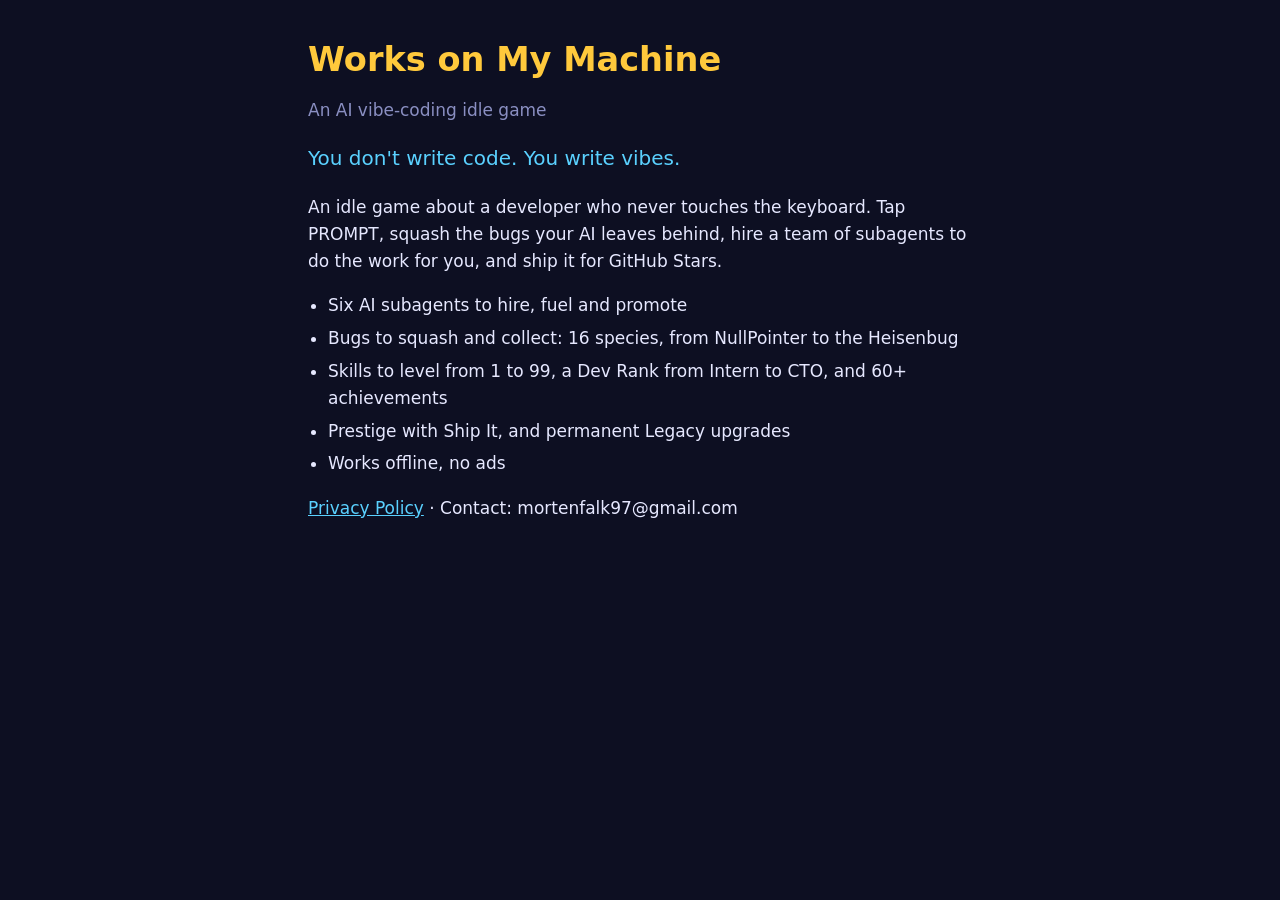
<file: index.html>
<!doctype html>
<html lang="en">
<head>
<meta charset="utf-8">
<meta name="viewport" content="width=device-width, initial-scale=1">
<title>Works on My Machine: AI Idle</title>
<meta name="description" content="An idle game about a vibecoder who never writes code. Prompt, squash bugs and hire AI subagents.">
<link rel="stylesheet" href="style.css">
</head>
<body>
<main>
<h1>Works on My Machine</h1>
<p class="muted">An AI vibe-coding idle game</p>
<p class="lead">You don't write code. You write vibes.</p>
<p>An idle game about a developer who never touches the keyboard. Tap PROMPT, squash the bugs your AI leaves
behind, hire a team of subagents to do the work for you, and ship it for GitHub Stars.</p>
<ul>
  <li>Six AI subagents to hire, fuel and promote</li>
  <li>Bugs to squash and collect: 16 species, from NullPointer to the Heisenbug</li>
  <li>Skills to level from 1 to 99, a Dev Rank from Intern to CTO, and 60+ achievements</li>
  <li>Prestige with Ship It, and permanent Legacy upgrades</li>
  <li>Works offline, no ads</li>
</ul>
<p><a href="privacy.html">Privacy Policy</a> &middot; Contact: mortenfalk97@gmail.com</p>
</main>
</body>
</html>
</file>
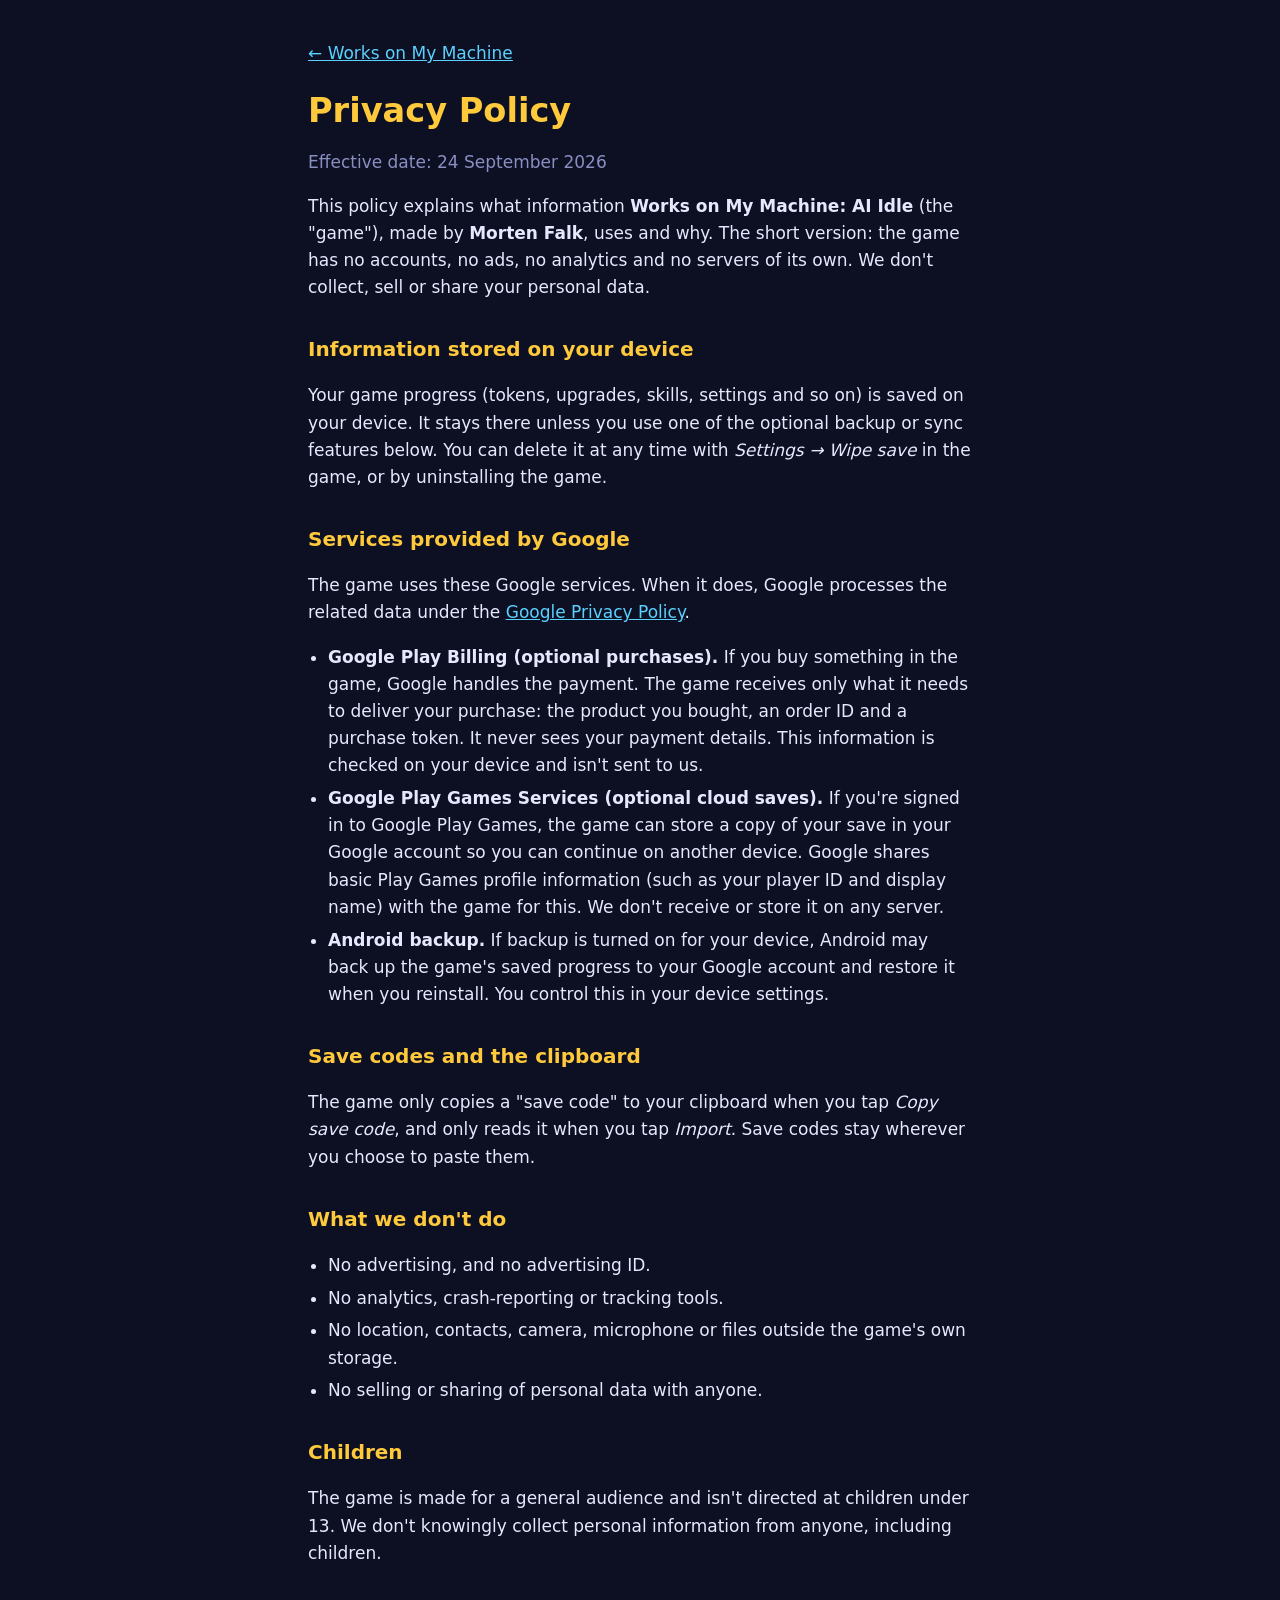
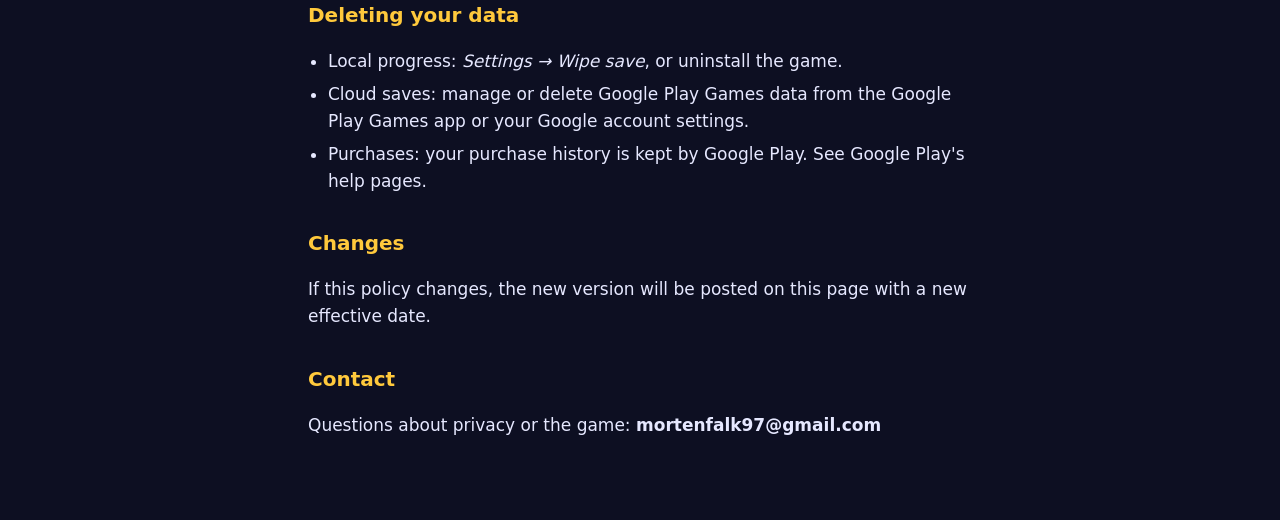
<file: privacy.html>
<!doctype html>
<html lang="en">
<head>
<meta charset="utf-8">
<meta name="viewport" content="width=device-width, initial-scale=1">
<title>Privacy Policy - Works on My Machine: AI Idle</title>
<link rel="stylesheet" href="style.css">
</head>
<body>
<main>
<p class="back"><a href="index.html">&larr; Works on My Machine</a></p>
<h1>Privacy Policy</h1>
<p class="muted">Effective date: 24 September 2026</p>

<p>This policy explains what information <strong>Works on My Machine: AI Idle</strong> (the "game"), made by
<strong>Morten Falk</strong>, uses and why. The short version: the game has no accounts, no ads, no
analytics and no servers of its own. We don't collect, sell or share your personal data.</p>

<h2>Information stored on your device</h2>
<p>Your game progress (tokens, upgrades, skills, settings and so on) is saved on your device. It stays there
unless you use one of the optional backup or sync features below. You can delete it at any time with
<em>Settings &rarr; Wipe save</em> in the game, or by uninstalling the game.</p>

<h2>Services provided by Google</h2>
<p>The game uses these Google services. When it does, Google processes the related data under the
<a href="https://policies.google.com/privacy">Google Privacy Policy</a>.</p>
<ul>
  <li><strong>Google Play Billing (optional purchases).</strong> If you buy something in the game, Google handles the
  payment. The game receives only what it needs to deliver your purchase: the product you bought, an order ID and a
  purchase token. It never sees your payment details. This information is checked on your device and isn't sent
  to us.</li>
  <li><strong>Google Play Games Services (optional cloud saves).</strong> If you're signed in to Google Play Games,
  the game can store a copy of your save in your Google account so you can continue on another device. Google
  shares basic Play Games profile information (such as your player ID and display name) with the game for this. We
  don't receive or store it on any server.</li>
  <li><strong>Android backup.</strong> If backup is turned on for your device, Android may back up the game's saved
  progress to your Google account and restore it when you reinstall. You control this in your device settings.</li>
</ul>

<h2>Save codes and the clipboard</h2>
<p>The game only copies a "save code" to your clipboard when you tap <em>Copy save code</em>, and only reads it
when you tap <em>Import</em>. Save codes stay wherever you choose to paste them.</p>

<h2>What we don't do</h2>
<ul>
  <li>No advertising, and no advertising ID.</li>
  <li>No analytics, crash-reporting or tracking tools.</li>
  <li>No location, contacts, camera, microphone or files outside the game's own storage.</li>
  <li>No selling or sharing of personal data with anyone.</li>
</ul>

<h2>Children</h2>
<p>The game is made for a general audience and isn't directed at children under 13. We don't knowingly
collect personal information from anyone, including children.</p>

<h2>Deleting your data</h2>
<ul>
  <li>Local progress: <em>Settings &rarr; Wipe save</em>, or uninstall the game.</li>
  <li>Cloud saves: manage or delete Google Play Games data from the Google Play Games app or your Google account settings.</li>
  <li>Purchases: your purchase history is kept by Google Play. See Google Play's help pages.</li>
</ul>

<h2>Changes</h2>
<p>If this policy changes, the new version will be posted on this page with a new effective date.</p>

<h2>Contact</h2>
<p>Questions about privacy or the game: <strong>mortenfalk97@gmail.com</strong></p>
</main>
</body>
</html>
</file>
<file: style.css>
:root {
  --bg: #0d0f22;
  --panel: #161a3a;
  --text: #e6e8ff;
  --muted: #8a8fc2;
  --accent: #ffc93c;
  --link: #5ad1ff;
  color-scheme: dark;
}
* { box-sizing: border-box; }
body {
  margin: 0;
  background: var(--bg);
  color: var(--text);
  font: 17px/1.6 system-ui, -apple-system, "Segoe UI", Roboto, sans-serif;
}
main {
  max-width: 44rem;
  margin: 0 auto;
  padding: 2.5rem 1.25rem 4rem;
}
h1 { color: var(--accent); font-size: 2.1rem; line-height: 1.2; margin: 0 0 0.5rem; }
h2 { color: var(--accent); font-size: 1.25rem; margin: 2rem 0 0.5rem; }
a { color: var(--link); }
.lead { font-size: 1.25rem; color: var(--link); margin-top: 0; }
.muted { color: var(--muted); }
.back { margin: 0 0 1.5rem; }
ul { padding-left: 1.25rem; }
li { margin: 0.35rem 0; }
</file>
